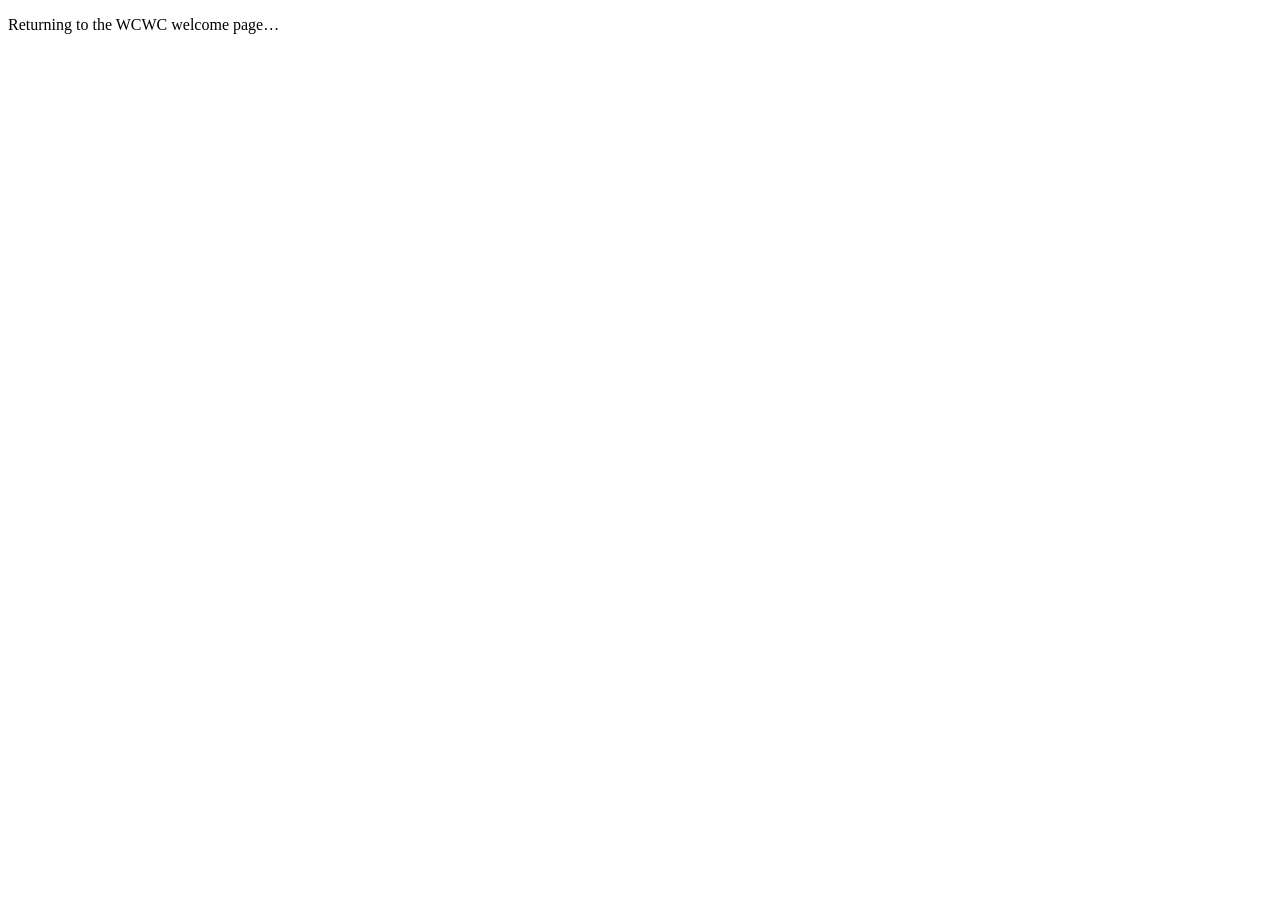
<file: apps-script/Index.html>
<!doctype html>
<html lang="en">
<head><meta charset="utf-8"><title>WCWC membership result</title></head>
<body>
<p>Returning to the WCWC welcome page…</p>
<script>
  // Values are JSON-encoded and HTML-sensitive characters escaped in Code.gs.
  // Apps Script nests its sandbox inside the hidden Pages frame; top is Pages.
  window.top.postMessage(<?!= payload ?>, <?!= targetOrigin ?>);
</script>
</body>
</html>
</file>
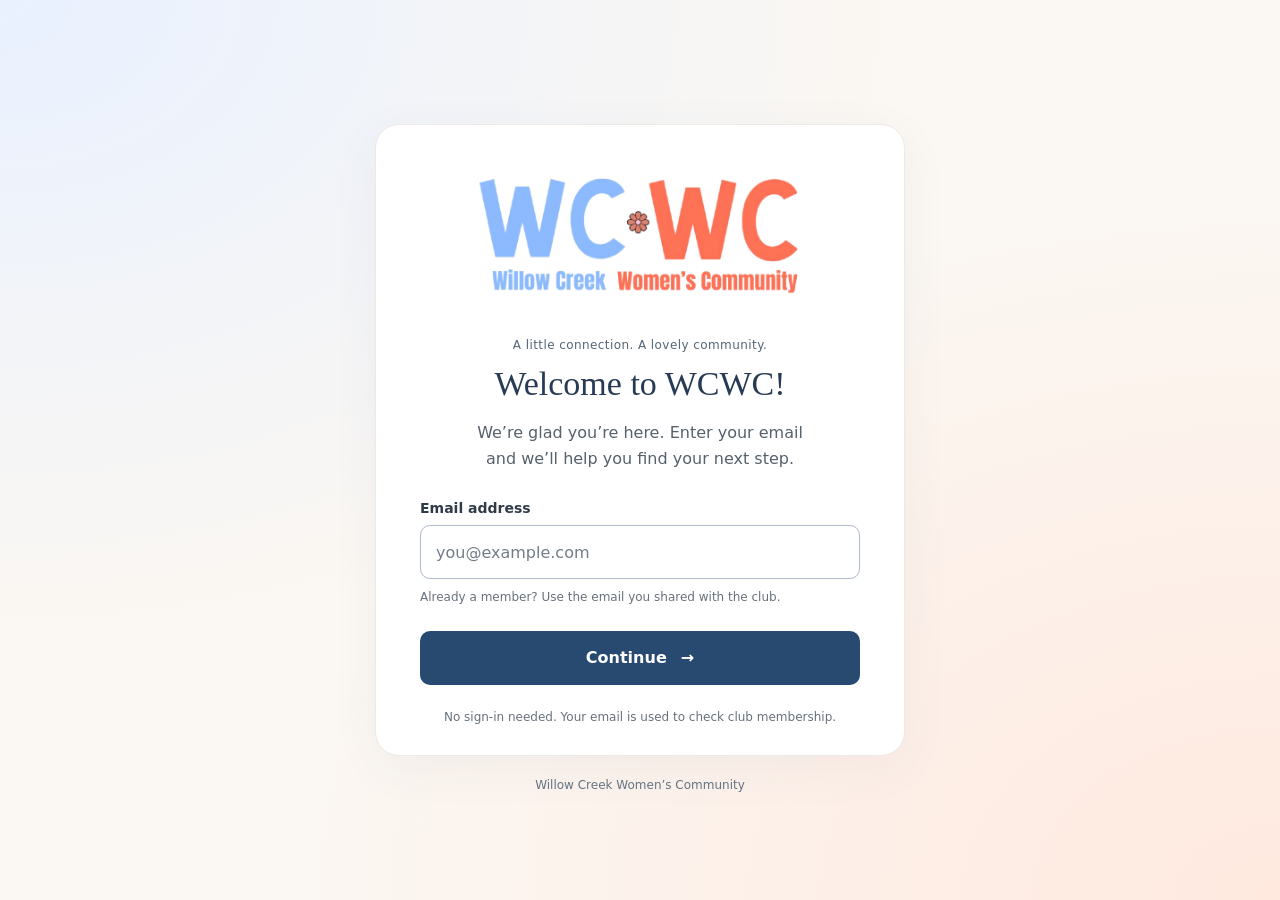
<file: docs/index.html>
<!doctype html>
<html lang="en">
<head>
<meta charset="utf-8">
<meta name="viewport" content="width=device-width,initial-scale=1">
<meta name="referrer" content="no-referrer">
<meta name="description" content="Welcome to Willow Creek Women's Community. Enter your email to find your next step.">
<title>Welcome to WCWC!</title>
<link rel="stylesheet" href="styles.css">
<script src="config.js" defer></script>
<script src="app.js" defer></script>
</head>
<body>
<main class="card">
<img class="logo" src="[data-uri]" width="738" height="338" alt="WCWC — Willow Creek Women's Community">
<p class="eyebrow">A little connection. A lovely community.</p>
<h1>Welcome to WCWC!</h1>
<p class="intro">We’re glad you’re here. Enter your email and we’ll help you find your next step.</p>
<form id="welcome-form" method="post" novalidate>
<label for="email">Email address</label>
<input id="email" name="email" type="email" autocomplete="email" inputmode="email" autocapitalize="none" spellcheck="false" maxlength="254" placeholder="you@example.com" required aria-describedby="email-help status">
<p id="email-help" class="hint">Already a member? Use the email you shared with the club.</p>
<input id="request-id" name="requestId" type="hidden">
<input id="origin" name="origin" type="hidden">
<button id="continue" type="submit">Continue <span aria-hidden="true">→</span></button>
<p id="status" class="status" role="status" aria-live="polite" aria-atomic="true"></p>
</form>
<noscript><p>Please enable JavaScript to check your membership and continue.</p></noscript>
<p class="privacy">No sign-in needed. Your email is used to check club membership.</p>
</main>
<footer>Willow Creek Women’s Community</footer>
</body>
</html>
</file>
<file: docs/styles.css>
* { box-sizing: border-box; }
:root { color-scheme: light; font-family: system-ui, -apple-system, BlinkMacSystemFont, "Segoe UI", sans-serif; color:#303b4a; background:#fbf7f2; }
body { margin:0; min-height:100svh; display:flex; flex-direction:column; align-items:center; justify-content:center; padding:40px 20px 24px; background:radial-gradient(ellipse at top left,#e9f1ff 0,transparent 50%),radial-gradient(ellipse at bottom right,#ffe9df 0,transparent 55%),#fbf7f2; }
.card { width:100%; max-width:530px; background:#fff; border:1px solid #efe9e3; border-radius:24px; padding:36px 44px 28px; box-shadow:0 12px 50px #384e6e0d; }
.logo { display:block; width:min(100%,330px); height:auto; margin:0 auto 26px; }
.eyebrow { text-align:center; color:#526778; font-size:12px; letter-spacing:.035em; margin:0 0 12px; }
h1 { font-family:Georgia,"Times New Roman",serif; font-size:34px; font-weight:normal; text-align:center; line-height:1.15; color:#283b55; margin:0 0 16px; }
.intro { text-align:center; font-size:16px; line-height:1.65; margin:0 auto 28px; max-width:360px; color:#56616c; }
label { font-size:14px; font-weight:650; display:block; margin-bottom:9px; }
input[type=email] { width:100%; min-height:54px; border:1px solid #aebbc9; border-radius:10px; padding:14px 15px; font:inherit; background:#fff; color:#283b55; }
input::placeholder { color:#737d88; }
input:focus-visible,button:focus-visible { outline:3px solid #8db8ff; outline-offset:3px; }
input[aria-invalid=true] { border-color:#b13f2d; }
.hint { color:#68717b; font-size:12px; line-height:1.6; margin:9px 0 23px; }
button { display:flex; align-items:center; justify-content:center; gap:14px; width:100%; min-height:54px; padding:14px 20px; border:0; border-radius:10px; background:#284a71; color:white; font:inherit; font-weight:600; cursor:pointer; }
button:hover { background:#1d3a5d; }
button:disabled { opacity:.7; cursor:wait; }
.status { font-size:14px; line-height:1.5; margin:14px 0 0; }
.status:empty { display:none; }
.status.error { color:#a33326; }
.privacy { text-align:center; font-size:12px; line-height:1.6; color:#68717b; margin:23px 0 0; }
footer { font-size:12px; color:#667383; margin-top:22px; text-align:center; }
@media(max-width:480px) { body { padding:24px 16px; } .card { padding:28px 24px 25px; border-radius:20px; } h1 { font-size:30px; } .logo { max-width:290px; } }
</file>
